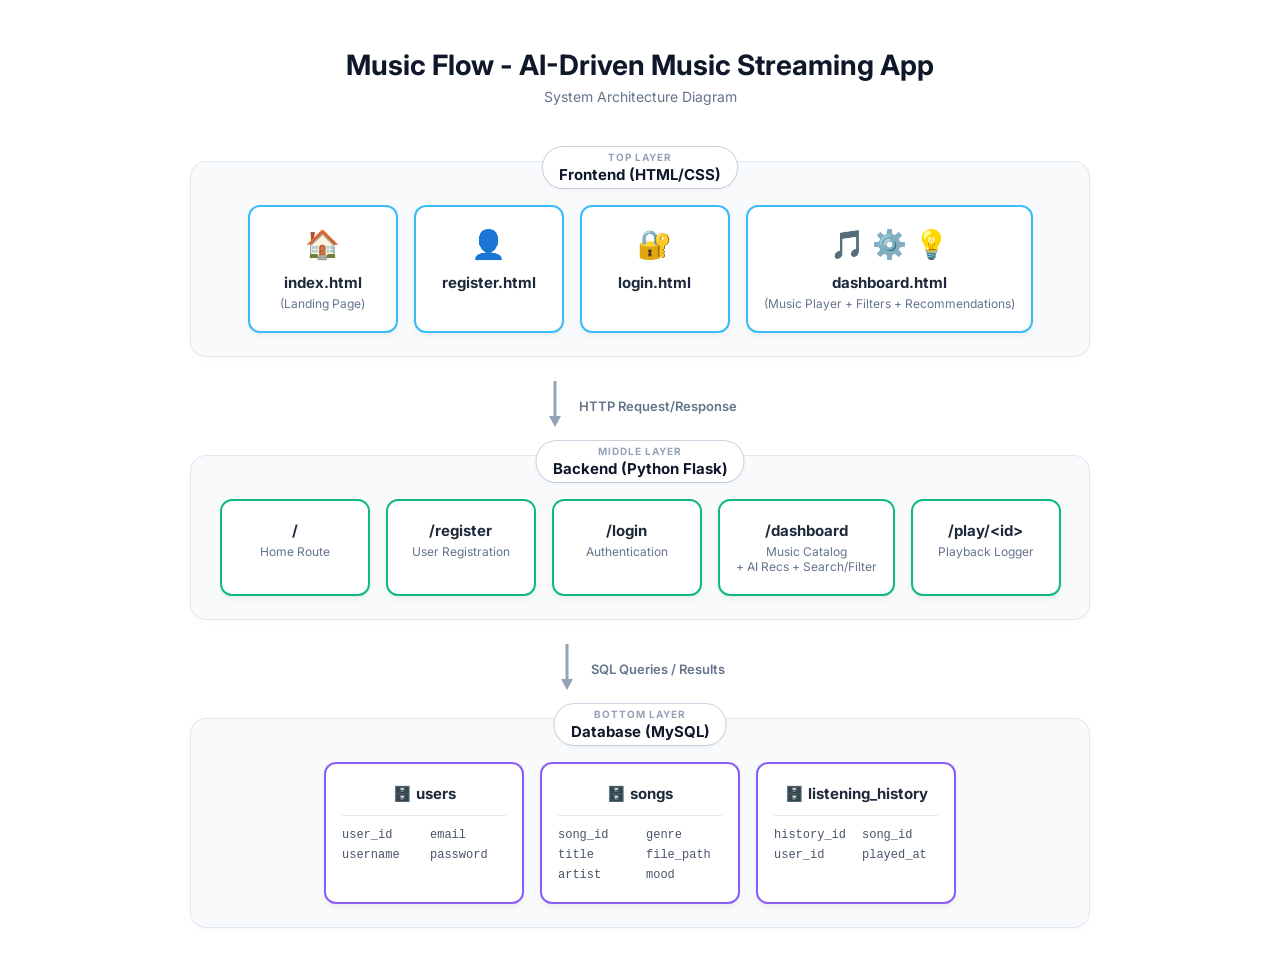
<file: documentation/architecture.html>
<!DOCTYPE html>
<html lang="en">

<head>
    <meta charset="UTF-8" />
    <title>Music Flow – Architecture Diagram</title>
    <link href="https://fonts.googleapis.com/css2?family=Inter:wght@400;500;600;700&display=swap" rel="stylesheet" />
    <style>
        *,
        *::before,
        *::after {
            box-sizing: border-box;
            margin: 0;
            padding: 0;
        }

        body {
            background: #ffffff;
            font-family: 'Inter', sans-serif;
            min-height: 100vh;
            display: flex;
            flex-direction: column;
            align-items: center;
            justify-content: center;
            padding: 48px 32px;
            color: #1e293b;
        }

        h1 {
            color: #0f172a;
            font-size: 28px;
            font-weight: 700;
            margin-bottom: 6px;
            text-align: center;
        }

        .subtitle {
            color: #64748b;
            font-size: 14px;
            margin-bottom: 56px;
            text-align: center;
        }

        /* ── Diagram Layout ── */
        .diagram {
            display: flex;
            flex-direction: column;
            align-items: center;
            gap: 24px;
            width: 100%;
            max-width: 900px;
        }

        .layer {
            background: #f8fafc;
            border-radius: 16px;
            padding: 32px 24px 24px 24px;
            width: 100%;
            position: relative;
            box-shadow: inset 0 0 0 1px #e2e8f0, 0 4px 6px -1px rgba(0, 0, 0, 0.02);
        }

        .layer-title-wrapper {
            position: absolute;
            top: -14px;
            left: 50%;
            transform: translateX(-50%);
            background: #ffffff;
            padding: 4px 16px;
            border-radius: 20px;
            box-shadow: 0 2px 4px rgba(0, 0, 0, 0.05), 0 0 0 1px #cbd5e1;
            text-align: center;
            display: flex;
            flex-direction: column;
            align-items: center;
        }

        .layer-sub {
            font-size: 10px;
            font-weight: 700;
            color: #94a3b8;
            text-transform: uppercase;
            letter-spacing: 1px;
            margin-bottom: 2px;
        }

        .layer-title {
            font-size: 15px;
            font-weight: 700;
            color: #0f172a;
        }

        /* ── Cards grid inside layers ── */
        .card-grid {
            display: flex;
            justify-content: center;
            flex-wrap: wrap;
            gap: 16px;
            margin-top: 12px;
        }

        .card {
            background: #ffffff;
            border-radius: 12px;
            padding: 20px 16px;
            text-align: center;
            min-width: 150px;
            box-shadow: 0 4px 6px -1px rgba(0, 0, 0, 0.05), 0 1px 3px -1px rgba(0, 0, 0, 0.03);
            border: 2px solid transparent;
            /* reserved for colored borders */
            transition: transform 0.2s;
        }

        .card:hover {
            transform: translateY(-2px);
        }

        /* Specific layer borders */
        .layer.frontend .card {
            border-color: #38bdf8;
        }

        /* Light Blue */
        .layer.backend .card {
            border-color: #10b981;
        }

        /* Emerald Green */
        .layer.database .card {
            border-color: #8b5cf6;
        }

        /* Purple */

        .card-icon {
            font-size: 28px;
            margin-bottom: 12px;
            display: block;
        }

        .card-title {
            font-size: 15px;
            font-weight: 700;
            color: #1e293b;
            margin-bottom: 4px;
        }

        .card-desc {
            font-size: 12px;
            color: #64748b;
        }

        /* Database special styling */
        .db-card {
            text-align: left;
            min-width: 200px;
        }

        .db-card .card-title {
            text-align: center;
            border-bottom: 1px solid #e2e8f0;
            padding-bottom: 12px;
            margin-bottom: 12px;
            display: flex;
            align-items: center;
            justify-content: center;
            gap: 8px;
        }

        .db-cols {
            display: grid;
            grid-template-columns: 1fr 1fr;
            gap: 6px 12px;
            font-size: 12px;
            color: #475569;
            font-family: 'JetBrains Mono', 'Courier New', monospace;
        }

        /* ── Connectors ── */
        .connector {
            display: flex;
            align-items: center;
            gap: 12px;
            height: 50px;
        }

        .connector-label {
            font-size: 13px;
            font-weight: 600;
            color: #64748b;
        }
    </style>
</head>

<body>

    <h1>Music Flow - AI-Driven Music Streaming App</h1>
    <p class="subtitle">System Architecture Diagram</p>

    <div class="diagram">

        <!-- TOP LAYER: FRONTEND -->
        <div class="layer frontend">
            <div class="layer-title-wrapper">
                <span class="layer-sub">Top Layer</span>
                <span class="layer-title">Frontend (HTML/CSS)</span>
            </div>

            <div class="card-grid">
                <div class="card">
                    <span class="card-icon">🏠</span>
                    <div class="card-title">index.html</div>
                    <div class="card-desc">(Landing Page)</div>
                </div>
                <div class="card">
                    <span class="card-icon">👤</span>
                    <div class="card-title">register.html</div>
                </div>
                <div class="card">
                    <span class="card-icon">🔐</span>
                    <div class="card-title">login.html</div>
                </div>
                <div class="card" style="min-width: 250px;">
                    <span class="card-icon">🎵 ⚙️ 💡</span>
                    <div class="card-title">dashboard.html</div>
                    <div class="card-desc">(Music Player + Filters + Recommendations)</div>
                </div>
            </div>
        </div>

        <!-- CONNECTOR 1 -->
        <div class="connector">
            <svg width="24" height="50" xmlns="http://www.w3.org/2000/svg">
                <line x1="12" y1="0" x2="12" y2="40" stroke="#94a3b8" stroke-width="3" stroke-linecap="round" />
                <polygon points="6,35 18,35 12,46" fill="#94a3b8" />
            </svg>
            <span class="connector-label">HTTP Request/Response</span>
        </div>

        <!-- MIDDLE LAYER: BACKEND -->
        <div class="layer backend">
            <div class="layer-title-wrapper">
                <span class="layer-sub">Middle Layer</span>
                <span class="layer-title">Backend (Python Flask)</span>
            </div>

            <div class="card-grid">
                <div class="card">
                    <div class="card-title">/</div>
                    <div class="card-desc">Home Route</div>
                </div>
                <div class="card">
                    <div class="card-title">/register</div>
                    <div class="card-desc">User Registration</div>
                </div>
                <div class="card">
                    <div class="card-title">/login</div>
                    <div class="card-desc">Authentication</div>
                </div>
                <div class="card">
                    <div class="card-title">/dashboard</div>
                    <div class="card-desc">Music Catalog<br>+ AI Recs + Search/Filter</div>
                </div>
                <div class="card">
                    <div class="card-title">/play/&lt;id&gt;</div>
                    <div class="card-desc">Playback Logger</div>
                </div>
            </div>
        </div>

        <!-- CONNECTOR 2 -->
        <div class="connector">
            <svg width="24" height="50" xmlns="http://www.w3.org/2000/svg">
                <line x1="12" y1="0" x2="12" y2="40" stroke="#94a3b8" stroke-width="3" stroke-linecap="round" />
                <polygon points="6,35 18,35 12,46" fill="#94a3b8" />
            </svg>
            <span class="connector-label">SQL Queries / Results</span>
        </div>

        <!-- BOTTOM LAYER: DATABASE -->
        <div class="layer database">
            <div class="layer-title-wrapper">
                <span class="layer-sub">Bottom Layer</span>
                <span class="layer-title">Database (MySQL)</span>
            </div>

            <div class="card-grid">
                <div class="card db-card">
                    <div class="card-title">🗄️ users</div>
                    <div class="db-cols">
                        <span>user_id</span>
                        <span>email</span>
                        <span>username</span>
                        <span>password</span>
                    </div>
                </div>
                <div class="card db-card">
                    <div class="card-title">🗄️ songs</div>
                    <div class="db-cols">
                        <span>song_id</span>
                        <span>genre</span>
                        <span>title</span>
                        <span>file_path</span>
                        <span>artist</span>
                        <span>mood</span>
                    </div>
                </div>
                <div class="card db-card">
                    <div class="card-title">🗄️ listening_history</div>
                    <div class="db-cols">
                        <span>history_id</span>
                        <span>song_id</span>
                        <span>user_id</span>
                        <span>played_at</span>
                    </div>
                </div>
            </div>
        </div>

    </div>

</body>

</html>
</file>
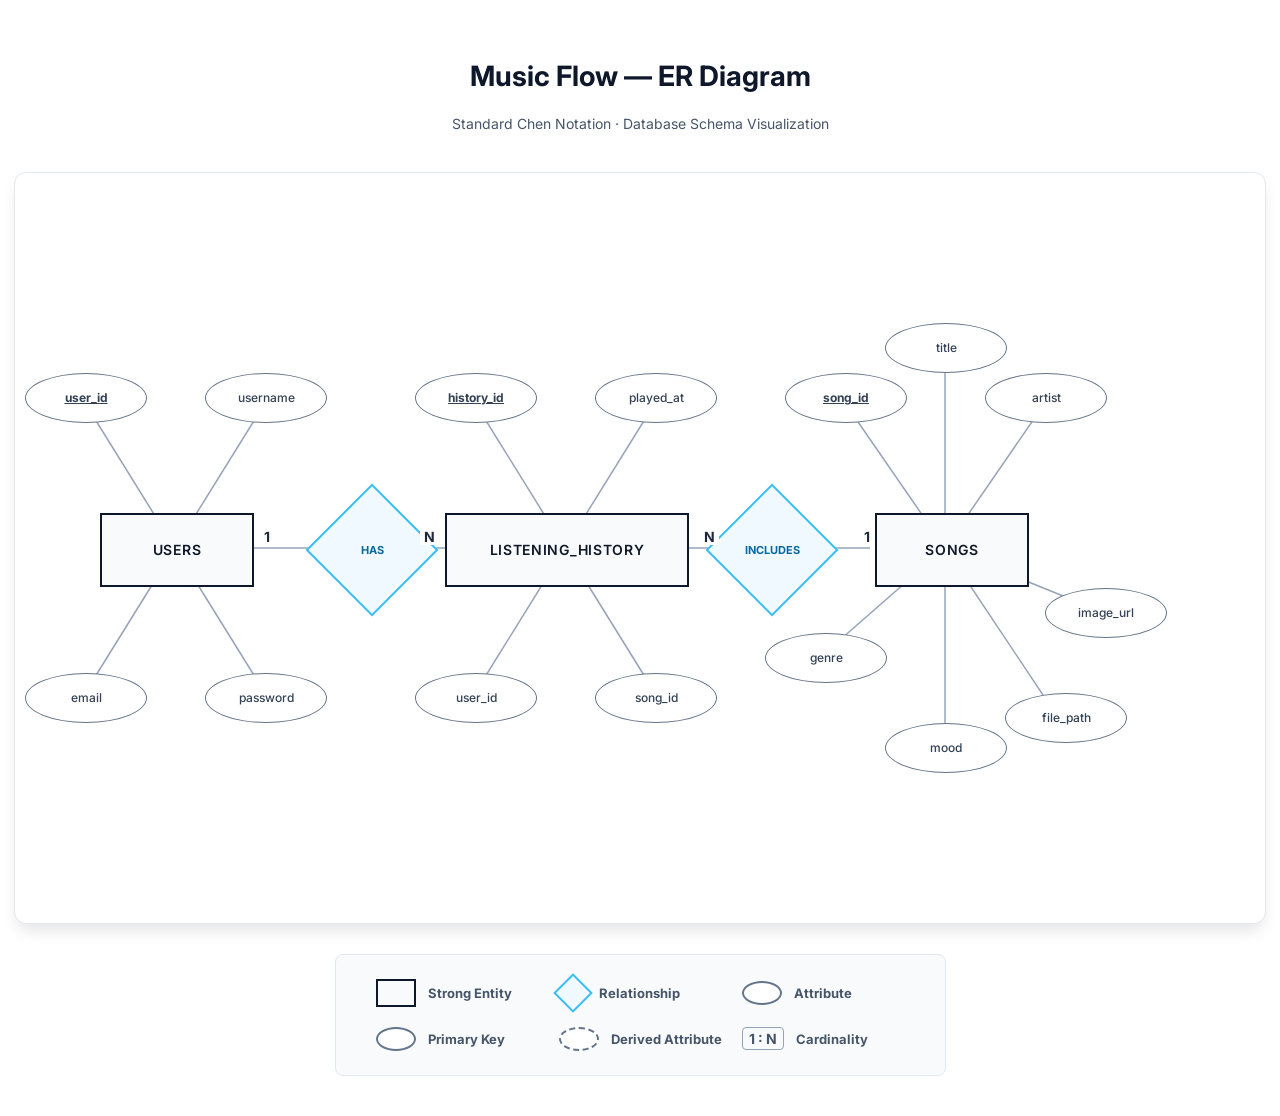
<file: documentation/er_diagram.html>
<!DOCTYPE html>
<html lang="en">

<head>
    <meta charset="UTF-8" />
    <title>Music Flow – ER Diagram (Chen Notation)</title>
    <link href="https://fonts.googleapis.com/css2?family=Inter:wght@400;500;600;700&display=swap" rel="stylesheet" />
    <style>
        body {
            font-family: 'Inter', sans-serif;
            background-color: #ffffff;
            color: #1e293b;
            margin: 0;
            padding: 40px;
            display: flex;
            flex-direction: column;
            align-items: center;
        }

        .title {
            font-size: 28px;
            font-weight: 700;
            margin-bottom: 8px;
            color: #0f172a;
        }

        .subtitle {
            color: #475569;
            font-size: 14px;
            margin-bottom: 40px;
        }

        .diagram-container {
            position: relative;
            width: 1250px;
            height: 750px;
            background: #ffffff;
            border: 1px solid #e2e8f0;
            border-radius: 12px;
            overflow: hidden;
            box-shadow: 0 10px 15px -3px rgba(0, 0, 0, 0.1);
        }

        /* SVG layer for connecting lines */
        .svg-lines {
            position: absolute;
            top: 0;
            left: 0;
            width: 100%;
            height: 100%;
            z-index: 1;
            pointer-events: none;
        }

        .svg-lines line {
            stroke: #94a3b8;
            stroke-width: 1.5;
        }

        /* Shape Base */
        .shape {
            position: absolute;
            display: flex;
            align-items: center;
            justify-content: center;
            text-align: center;
            font-size: 12px;
            font-weight: 600;
            z-index: 2;
            background: #ffffff;
            transition: all 0.2s ease;
        }

        /* Entities: Rectangles (Strong Entity) */
        .entity {
            width: 150px;
            height: 70px;
            border: 2.5px solid #0f172a;
            color: #0f172a;
            background: #f8fafc;
            font-size: 14px;
            text-transform: uppercase;
            letter-spacing: 0.05em;
        }

        /* Relationships: Diamonds */
        .relationship {
            width: 90px;
            height: 90px;
            border: 2px solid #38bdf8;
            background: #f0f9ff;
            transform: rotate(45deg);
        }

        .relationship span {
            transform: rotate(-45deg);
            display: block;
            color: #0369a1;
            font-weight: 700;
            font-size: 11px;
            text-transform: uppercase;
        }

        /* Attributes: Ovals (Ellipses) */
        .attribute {
            width: 120px;
            height: 48px;
            border: 1.5px solid #64748b;
            border-radius: 50%;
            background: #ffffff;
            color: #334155;
            font-weight: 500;
        }

        /* Key Attribute: Underlined name */
        .attribute.pk span {
            text-decoration: underline;
            font-weight: 700;
        }

        /* Derived Attribute: Dashed oval */
        .attribute.derived {
            border-style: dashed;
            color: #475569;
        }

        /* Labels */
        .cardinality {
            position: absolute;
            font-size: 14px;
            font-weight: 700;
            color: #1e293b;
            z-index: 3;
            background: white;
            padding: 0 4px;
        }

        /* Legend */
        .legend {
            display: grid;
            grid-template-columns: repeat(3, 1fr);
            gap: 20px;
            margin-top: 30px;
            background: #f8fafc;
            border: 1px solid #e2e8f0;
            border-radius: 8px;
            padding: 24px 40px;
            max-width: 1000px;
        }

        .legend-item {
            display: flex;
            align-items: center;
            gap: 12px;
            font-size: 13px;
            color: #475569;
        }

        .leg-shape {
            flex-shrink: 0;
            border: 2px solid #64748b;
            background: #ffffff;
        }
    </style>
</head>

<body>

    <h1 class="title">Music Flow — ER Diagram</h1>
    <p class="subtitle">Standard Chen Notation · Database Schema Visualization</p>

    <div class="diagram-container">
        <!-- Lines Layer -->
        <svg class="svg-lines">
            <!-- Entities Connector Path -->
            <line x1="235" y1="375" x2="310" y2="375" />
            <line x1="400" y1="375" x2="430" y2="375" />
            <line x1="670" y1="375" x2="710" y2="375" />
            <line x1="800" y1="375" x2="855" y2="375" />

            <!-- USERS Attributes -->
            <line x1="160" y1="375" x2="70" y2="230" />
            <line x1="160" y1="375" x2="250" y2="230" />
            <line x1="160" y1="375" x2="70" y2="520" />
            <line x1="160" y1="375" x2="250" y2="520" />

            <!-- LISTENING_HISTORY Attributes -->
            <line x1="550" y1="375" x2="460" y2="230" />
            <line x1="550" y1="375" x2="640" y2="230" />
            <line x1="550" y1="375" x2="460" y2="520" />
            <line x1="550" y1="375" x2="640" y2="520" />

            <!-- SONGS Attributes -->
            <line x1="930" y1="375" x2="830" y2="230" />
            <line x1="930" y1="375" x2="930" y2="180" />
            <line x1="930" y1="375" x2="1030" y2="230" />
            <line x1="930" y1="375" x2="810" y2="480" />
            <line x1="930" y1="375" x2="930" y2="570" />
            <line x1="930" y1="375" x2="1040" y2="540" />
            <line x1="930" y1="375" x2="1090" y2="440" />
        </svg>

        <!-- Cardinality Labels -->
        <div class="cardinality" style="left: 245px; top: 355px;">1</div>
        <div class="cardinality" style="left: 405px; top: 355px;">N</div>
        <div class="cardinality" style="left: 685px; top: 355px;">N</div>
        <div class="cardinality" style="left: 845px; top: 355px;">1</div>

        <!-- USERS ENTITY -->
        <div class="shape entity" style="left: 85px; top: 340px;">USERS</div>
        <div class="shape attribute pk" style="left: 10px; top: 200px;"><span>user_id</span></div>
        <div class="shape attribute" style="left: 190px; top: 200px;">username</div>
        <div class="shape attribute" style="left: 10px; top: 500px;">email</div>
        <div class="shape attribute" style="left: 190px; top: 500px;">password</div>

        <!-- RELATIONSHIP: USERS -> HISTORY -->
        <div class="shape relationship" style="left: 310px; top: 330px;"><span>HAS</span></div>

        <!-- LISTENING_HISTORY ENTITY -->
        <div class="shape entity" style="left: 430px; top: 340px; width: 240px;">LISTENING_HISTORY</div>
        <div class="shape attribute pk" style="left: 400px; top: 200px;"><span>history_id</span></div>
        <div class="shape attribute" style="left: 580px; top: 200px;">played_at</div>
        <div class="shape attribute" style="left: 400px; top: 500px;">user_id</div>
        <div class="shape attribute" style="left: 580px; top: 500px;">song_id</div>

        <!-- RELATIONSHIP: HISTORY -> SONGS -->
        <div class="shape relationship" style="left: 710px; top: 330px;"><span>INCLUDES</span></div>

        <!-- SONGS ENTITY -->
        <div class="shape entity" style="left: 860px; top: 340px;">SONGS</div>
        <div class="shape attribute pk" style="left: 770px; top: 200px;"><span>song_id</span></div>
        <div class="shape attribute" style="left: 870px; top: 150px;">title</div>
        <div class="shape attribute" style="left: 970px; top: 200px;">artist</div>
        <div class="shape attribute" style="left: 750px; top: 460px;">genre</div>
        <div class="shape attribute" style="left: 870px; top: 550px;">mood</div>
        <div class="shape attribute" style="left: 990px; top: 520px;">file_path</div>
        <div class="shape attribute" style="left: 1030px; top: 415px;">image_url</div>
    </div>

    <!-- Legend -->
    <div class="legend">
        <div class="legend-item">
            <div class="leg-shape" style="width:36px; height:24px; border-color:#0f172a; background:#f8fafc;"></div>
            <strong>Strong Entity</strong>
        </div>
        <div class="legend-item">
            <div class="leg-shape"
                style="width:24px; height:24px; transform:rotate(45deg); border-color:#38bdf8; background:#f0f9ff;">
            </div>
            <strong>Relationship</strong>
        </div>
        <div class="legend-item">
            <div class="leg-shape" style="width:36px; height:20px; border-radius:50%;"></div>
            <strong>Attribute</strong>
        </div>
        <div class="legend-item">
            <div class="leg-shape"
                style="width:36px; height:20px; border-radius:50%; text-decoration:underline; font-weight:700;"></div>
            <strong>Primary Key</strong>
        </div>
        <div class="legend-item">
            <div class="leg-shape" style="width:36px; height:20px; border-radius:50%; border-style:dashed;"></div>
            <strong>Derived Attribute</strong>
        </div>
        <div class="legend-item">
            <span
                style="font-weight:700; font-size:14px; border:1px solid #94a3b8; padding:2px 6px; border-radius:4px;">1
                : N</span>
            <strong>Cardinality</strong>
        </div>
    </div>
</body>

</html>
</file>
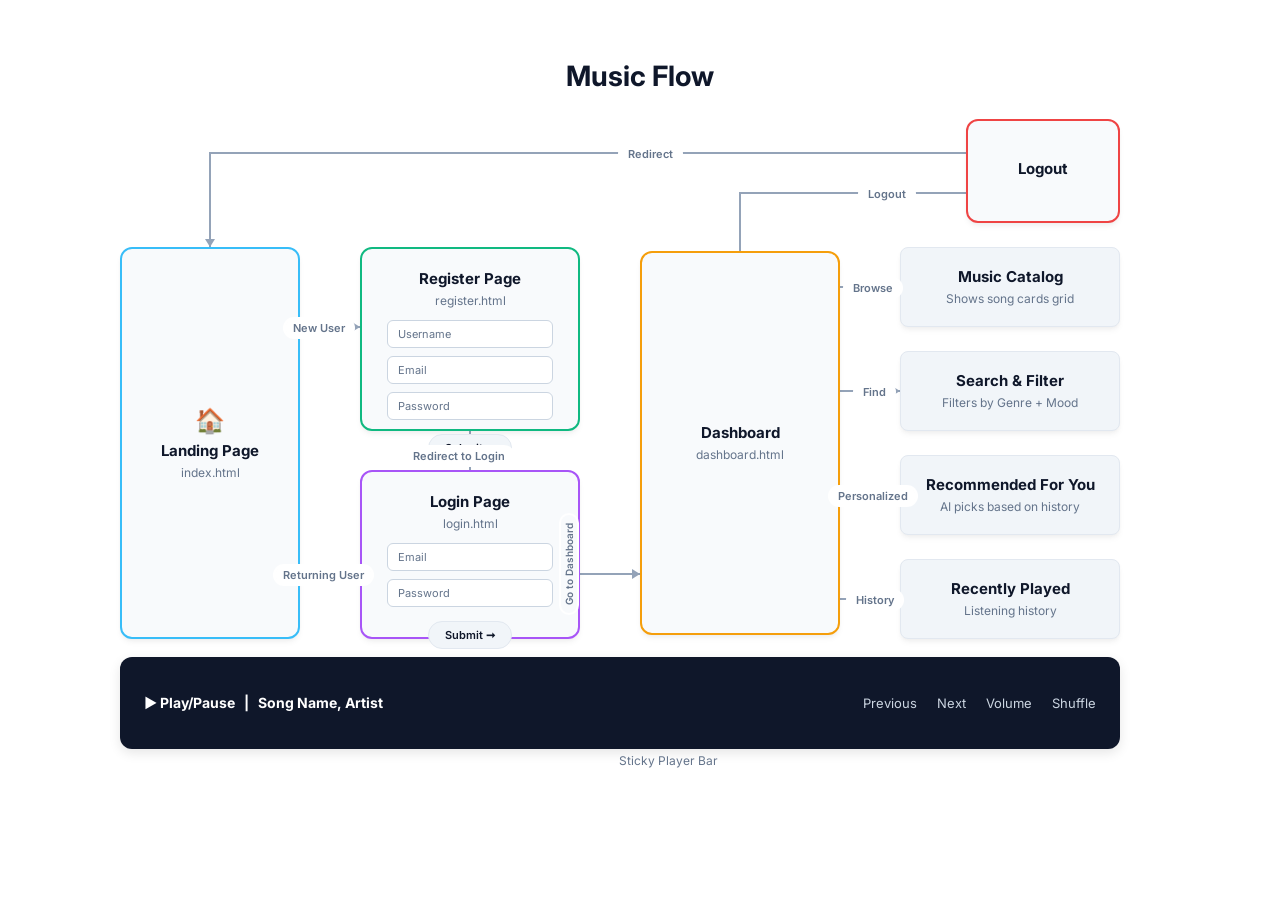
<file: documentation/user_flow.html>
<!DOCTYPE html>
<html lang="en">

<head>
    <meta charset="UTF-8" />
    <title>User Flow Diagram</title>
    <link href="https://fonts.googleapis.com/css2?family=Inter:wght@400;500;600;700&display=swap" rel="stylesheet" />
    <style>
        body {
            font-family: 'Inter', sans-serif;
            background-color: #ffffff;
            color: #1e293b;
            padding: 40px;
            display: flex;
            flex-direction: column;
            align-items: center;
            margin: 0;
        }

        .title {
            font-size: 28px;
            font-weight: 700;
            margin-bottom: 50px;
            color: #0f172a;
        }

        /* EXACT Container for the diagram layout */
        .diagram-container {
            display: grid;
            grid-template-columns: 180px 220px 200px 220px;
            grid-template-rows: 80px 80px 80px 80px 80px 80px;
            gap: 24px 60px;
            width: 1040px;
            position: relative;
        }

        /* Modern Box Style */
        .box {
            background-color: #f8fafc;
            border-radius: 12px;
            padding: 20px 15px;
            text-align: center;
            font-size: 13px;
            position: relative;
            display: flex;
            flex-direction: column;
            justify-content: center;
            z-index: 2;
            box-shadow: 0 4px 6px -1px rgba(0, 0, 0, 0.05), 0 2px 4px -1px rgba(0, 0, 0, 0.03);
            border: 2px solid transparent;
            /* Allows border coloring */
        }

        .box strong {
            display: flex;
            flex-direction: column;
            align-items: center;
            gap: 6px;
            margin-bottom: 5px;
            font-size: 15px;
            color: #0f172a;
        }

        .box-icon {
            font-size: 24px;
        }

        .desc-text {
            font-size: 12px;
            color: #64748b;
        }

        /* -- Box Specific Coloring -- */
        .landing {
            border-color: #38bdf8;
            grid-column: 1;
            grid-row: 2 / span 4;
            justify-content: center;
        }

        /* Light blue */
        .register {
            border-color: #10b981;
            grid-column: 2;
            grid-row: 2 / span 2;
            justify-content: flex-start;
        }

        /* Green */
        .login {
            border-color: #a855f7;
            grid-column: 2;
            grid-row: 4 / span 2;
            justify-content: flex-start;
            margin-top: 15px;
            /* Added to push it down from Register box */
        }

        /* Purple */
        .dashboard {
            border-color: #f59e0b;
            grid-column: 3;
            grid-row: 2 / span 4;
            justify-content: center;
            align-self: center;
            height: 340px;
        }

        /* Orange */

        .logout {
            border-color: #ef4444;
            /* Red */
            color: #0f172a;
            font-weight: bold;
            font-size: 15px;
            grid-column: 4;
            grid-row: 1;
            width: 120px;
            justify-self: end;
            align-self: end;
            height: 60px;
        }

        .feature-music {
            grid-column: 4;
            grid-row: 2;
        }

        .feature-search {
            grid-column: 4;
            grid-row: 3;
        }

        .feature-recs {
            grid-column: 4;
            grid-row: 4;
        }

        .feature-history {
            grid-column: 4;
            grid-row: 5;
        }

        .feature-music,
        .feature-search,
        .feature-recs,
        .feature-history {
            background-color: #f1f5f9;
            border: 1px solid #e2e8f0;
            border-radius: 8px;
            padding: 12px;
        }

        .player-bar {
            grid-column: 1 / span 4;
            grid-row: 6;
            display: flex;
            flex-direction: row;
            justify-content: space-between;
            align-items: center;
            padding: 16px 24px;
            background-color: #0f172a;
            color: white;
            border: none;
            border-radius: 12px;
            box-shadow: 0 4px 12px rgba(0, 0, 0, 0.1);
            align-self: center;
            height: 60px;
        }

        .player-bar strong {
            color: white;
            display: inline-flex;
            flex-direction: row;
            font-size: 14px;
            margin: 0;
        }

        .player-bar .controls {
            display: flex;
            gap: 20px;
            font-size: 13px;
            color: #cbd5e1;
        }

        .player-bar .controls span {
            cursor: pointer;
        }

        /* Form styling inside auth boxes */
        .auth-form {
            display: flex;
            flex-direction: column;
            gap: 8px;
            margin-top: 12px;
            padding: 0 10px;
        }

        .auth-input {
            border: 1px solid #cbd5e1;
            background: #ffffff;
            padding: 6px 10px;
            border-radius: 6px;
            font-size: 11px;
            color: #64748b;
            text-align: left;
        }

        .auth-btn {
            background: #f1f5f9;
            color: #0f172a;
            border: 1px solid #e2e8f0;
            padding: 6px 16px;
            border-radius: 16px;
            font-size: 11px;
            font-weight: 600;
            align-self: center;
            margin-top: 6px;
            display: inline-flex;
            align-items: center;
            gap: 4px;
        }

        /* -- SVG Overlays -- */
        .svg-overlay {
            position: absolute;
            top: 0;
            left: 0;
            width: 1040px;
            height: 750px;
            pointer-events: none;
            z-index: 1;
        }

        .svg-overlay path {
            fill: none;
            stroke: #94a3b8;
            /* Subtle blue/gray lines matching original */
            stroke-width: 2px;
            stroke-linecap: round;
        }

        .svg-overlay polygon {
            fill: #94a3b8;
        }

        .line-label {
            position: absolute;
            background: #ffffff;
            padding: 2px 8px;
            font-size: 11px;
            font-weight: 600;
            color: #64748b;
            border-radius: 12px;
            z-index: 3;
            box-shadow: 0 0 0 2px #ffffff;
            /* clear background around text */
        }
    </style>
</head>

<body>

    <h1 class="title">Music Flow</h1>

    <div class="diagram-container">

        <!-- SVG Path Lines -->
        <svg class="svg-overlay">
            <!-- Landing to Register (New User) -->
            <path d="M 180 184 L 240 184" />
            <polygon points="240,184 232,179 232,189" />

            <!-- Landing to Login (Returning User) -->
            <path d="M 180 431 L 240 431" />
            <polygon points="240,431 232,426 232,436" />

            <!-- Register to Login (Redirect to Login) -->
            <path d="M 350 288 L 350 330" />
            <polygon points="350,336 345,328 355,328" />

            <!-- Login to Dashboard (Go to Dashboard) -->
            <path d="M 460 431 L 520 431" />
            <polygon points="520,431 512,426 512,436" />

            <!-- Dashboard to Features (Browse, Find, Personalized, History) -->
            <path d="M 720 144 L 780 144" />
            <polygon points="780,144 772,139 772,149" />
            <path d="M 720 248 L 780 248" />
            <polygon points="780,248 772,243 772,253" />
            <path d="M 720 352 L 780 352" />
            <polygon points="780,352 772,347 772,357" />
            <path d="M 720 456 L 780 456" />
            <polygon points="780,456 772,451 772,461" />

            <!-- Dashboard to Logout -->
            <path d="M 620 130 L 620 50 L 880 50" />
            <polygon points="880,50 872,45 872,55" />

            <!-- Logout to Landing (Redirect) -->
            <path d="M 940 20 L 940 10 L 90 10 L 90 104" />
            <polygon points="90,104 85,96 95,96" />
        </svg>

        <!-- Path Labels positioned identically to original drawing -->
        <div class="line-label" style="top: 176px; left: 165px;">New User</div>
        <div class="line-label" style="top: 423px; left: 155px;">Returning User</div>
        <div class="line-label" style="top: 304px; left: 285px;">Redirect to Login</div>
        <div class="line-label"
            style="top: 425px; left: 432px; font-size: 10px; transform: rotate(-90deg); margin-left: -32px; margin-top: -12px; background: transparent;">
            Go to Dashboard</div>

        <div class="line-label" style="top: 136px; left: 725px;">Browse</div>
        <div class="line-label" style="top: 240px; left: 735px;">Find</div>
        <div class="line-label" style="top: 344px; left: 710px;">Personalized</div>
        <div class="line-label" style="top: 448px; left: 728px;">History</div>

        <div class="line-label" style="top: 42px; left: 740px;">Logout</div>
        <div class="line-label" style="top: 2px; left: 500px;">Redirect</div>

        <!-- UI Components -->
        <div class="box landing">
            <strong><span class="box-icon">🏠</span> Landing Page</strong>
            <span class="desc-text">index.html</span>
        </div>

        <div class="box register">
            <strong>Register Page</strong>
            <span class="desc-text">register.html</span>
            <div class="auth-form">
                <div class="auth-input">Username</div>
                <div class="auth-input">Email</div>
                <div class="auth-input">Password</div>
                <div class="auth-btn">Submit ➞</div>
            </div>
        </div>

        <div class="box login">
            <strong>Login Page</strong>
            <span class="desc-text">login.html</span>
            <div class="auth-form">
                <div class="auth-input">Email</div>
                <div class="auth-input">Password</div>
                <div class="auth-btn">Submit ➞</div>
            </div>
        </div>

        <div class="box dashboard">
            <strong>Dashboard</strong>
            <span class="desc-text">dashboard.html</span>
        </div>

        <div class="logout box">
            <strong>Logout</strong>
        </div>

        <div class="box feature-music">
            <strong>Music Catalog</strong>
            <span class="desc-text">Shows song cards grid</span>
        </div>

        <div class="box feature-search">
            <strong>Search &amp; Filter</strong>
            <span class="desc-text">Filters by Genre + Mood</span>
        </div>

        <div class="box feature-recs">
            <strong>Recommended For You</strong>
            <span class="desc-text">AI picks based on history</span>
        </div>

        <div class="box feature-history">
            <strong>Recently Played</strong>
            <span class="desc-text">Listening history</span>
        </div>

        <div class="player-bar">
            <strong>&#9658; Play/Pause &nbsp;&nbsp;|&nbsp;&nbsp; Song Name, Artist</strong>
            <span class="desc-text"
                style="position:absolute; bottom:-25px; left:48%; font-weight:normal; color:#64748b;">Sticky Player
                Bar</span>
            <div class="controls">
                <span>Previous</span>
                <span>Next</span>
                <span>Volume</span>
                <span>Shuffle</span>
            </div>
        </div>

    </div>

</body>

</html>
</file>
